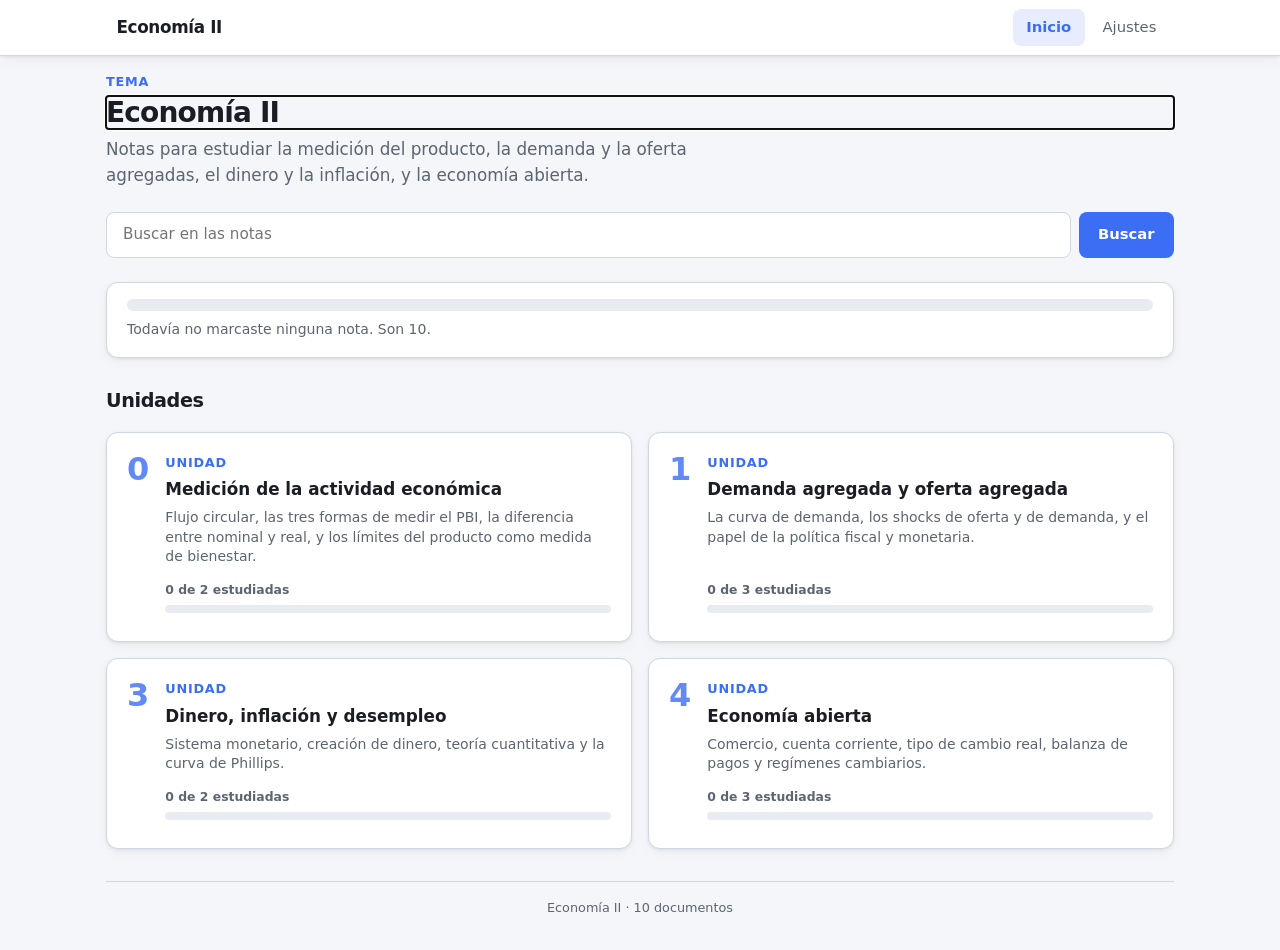
<file: index.html>
<!DOCTYPE html>
<html lang="en">
<head>
  <meta charset="UTF-8" />
  <meta name="viewport" content="width=device-width, initial-scale=1.0" />
  <title>Economía II · Biblioteca de Estudio</title>
  <link rel="stylesheet" href="styles.css" />
  <script>
    /* Apply theme early to avoid flash */
    (function () {
      try {
        var t = localStorage.getItem('app-theme');
        if (t === 'dark' || t === 'light') {
          document.documentElement.setAttribute('data-theme', t);
        } else if (window.matchMedia('(prefers-color-scheme: dark)').matches) {
          document.documentElement.setAttribute('data-theme', 'dark');
        } else {
          document.documentElement.setAttribute('data-theme', 'light');
        }
      } catch (e) {
        document.documentElement.setAttribute('data-theme', 'light');
      }
    })();
  </script>
</head>
<body>
  <div id="app">
    <header id="navbar-root" class="navbar-root"></header>
    <main id="module-root" class="module-root" aria-live="polite"></main>
  </div>
  <script type="module" src="js/main.js"></script>
  <script>document.body.style.userSelect = "none"; </script>
</body>
</html>
</file>
<file: styles.css>
/* ==========================================================================
   Modular App — single stylesheet, mobile-first
   ========================================================================== */

/* --- Custom properties --- */
:root,
[data-theme="light"] {
  --bg: #f4f6f9;
  --bg-elevated: #ffffff;
  --bg-muted: #e8ecf1;
  --text: #1a1d23;
  --text-muted: #5c6570;
  --border: #d0d7e0;
  --primary: #3b6ef5;
  --primary-hover: #2d5ad4;
  --primary-soft: rgba(59, 110, 245, 0.12);
  --accent: #0d9488;
  --danger: #dc2626;
  --danger-hover: #b91c1c;
  --danger-soft: rgba(220, 38, 38, 0.1);
  --shadow: 0 1px 3px rgba(0, 0, 0, 0.08), 0 4px 12px rgba(0, 0, 0, 0.04);
  --shadow-lg: 0 8px 24px rgba(0, 0, 0, 0.1);
  --radius: 12px;
  --radius-sm: 8px;
  --nav-height: 56px;
  --font: system-ui, -apple-system, "Segoe UI", Roboto, Ubuntu, sans-serif;
  --serif: Georgia, "Iowan Old Style", Palatino, "Palatino Linotype", serif;
  --study: #9a3412;
  --study-soft: rgba(154, 52, 18, 0.12);
  --transition: 180ms ease;
  color-scheme: light;
}

[data-theme="dark"] {
  --bg: #0f1117;
  --bg-elevated: #1a1d27;
  --bg-muted: #252836;
  --text: #e8eaef;
  --text-muted: #9aa3b2;
  --border: #2e3340;
  --primary: #6b8cff;
  --primary-hover: #8aa4ff;
  --primary-soft: rgba(107, 140, 255, 0.18);
  --accent: #2dd4bf;
  --danger: #f87171;
  --danger-hover: #fca5a5;
  --danger-soft: rgba(248, 113, 113, 0.15);
  --shadow: 0 1px 3px rgba(0, 0, 0, 0.3), 0 4px 12px rgba(0, 0, 0, 0.2);
  --shadow-lg: 0 8px 24px rgba(0, 0, 0, 0.4);
  --study: #fdba74;
  --study-soft: rgba(253, 186, 116, 0.16);
  color-scheme: dark;
}

/* --- Reset --- */
*,
*::before,
*::after {
  box-sizing: border-box;
  margin: 0;
  padding: 0;
}

html {
  font-size: 16px;
  -webkit-text-size-adjust: 100%;
  scroll-behavior: smooth;
}

body {
  font-family: var(--font);
  background: var(--bg);
  color: var(--text);
  line-height: 1.55;
  min-height: 100dvh;
  transition: background var(--transition), color var(--transition);
}

img {
  max-width: 100%;
  display: block;
}

button,
input,
select {
  font: inherit;
  color: inherit;
}

a {
  color: var(--primary);
  text-decoration: none;
}

a:hover {
  text-decoration: underline;
}

ul {
  list-style: none;
}

/* --- App shell --- */
#app {
  min-height: 100dvh;
  display: flex;
  flex-direction: column;
}

.module-root {
  flex: 1;
  width: 100%;
  max-width: 1100px;
  margin: 0 auto;
  padding: calc(var(--nav-height) + 1rem) 1rem 2rem;
}

.module {
  display: none;
  animation: fadeIn 220ms ease;
}

.module.is-active {
  display: block;
}

@keyframes fadeIn {
  from {
    opacity: 0;
    transform: translateY(6px);
  }
  to {
    opacity: 1;
    transform: translateY(0);
  }
}

/* --- Navbar --- */
.navbar-root {
  position: fixed;
  top: 0;
  left: 0;
  right: 0;
  z-index: 100;
  height: var(--nav-height);
  background: var(--bg-elevated);
  border-bottom: 1px solid var(--border);
  box-shadow: var(--shadow);
  transition: background var(--transition), border-color var(--transition);
}

.navbar {
  height: 100%;
  max-width: 1100px;
  margin: 0 auto;
  padding: 0 0.75rem;
  display: flex;
  align-items: center;
  justify-content: space-between;
  gap: 0.5rem;
}

.navbar__brand {
  font-weight: 700;
  font-size: 1.05rem;
  letter-spacing: -0.02em;
  color: var(--text);
  white-space: nowrap;
  background: none;
  border: none;
  cursor: pointer;
  padding: 0.35rem 0.4rem;
  border-radius: var(--radius-sm);
}

.navbar__brand:hover,
.navbar__brand:focus-visible {
  color: var(--primary);
  outline: none;
}

.navbar__brand:focus-visible {
  box-shadow: 0 0 0 2px var(--primary-soft);
}

.navbar__toggle {
  display: flex;
  align-items: center;
  justify-content: center;
  width: 42px;
  height: 42px;
  border: 1px solid var(--border);
  border-radius: var(--radius-sm);
  background: var(--bg-muted);
  cursor: pointer;
  transition: background var(--transition), border-color var(--transition);
}

.navbar__toggle:hover {
  background: var(--primary-soft);
  border-color: var(--primary);
}

.navbar__toggle:focus-visible {
  outline: 2px solid var(--primary);
  outline-offset: 2px;
}

.navbar__toggle-icon {
  display: flex;
  flex-direction: column;
  gap: 5px;
  width: 18px;
}

.navbar__toggle-icon span {
  display: block;
  height: 2px;
  background: var(--text);
  border-radius: 1px;
  transition: transform var(--transition), opacity var(--transition);
}

.navbar.is-open .navbar__toggle-icon span:nth-child(1) {
  transform: translateY(7px) rotate(45deg);
}

.navbar.is-open .navbar__toggle-icon span:nth-child(2) {
  opacity: 0;
}

.navbar.is-open .navbar__toggle-icon span:nth-child(3) {
  transform: translateY(-7px) rotate(-45deg);
}

.navbar__menu {
  display: none;
  position: absolute;
  top: var(--nav-height);
  left: 0;
  right: 0;
  background: var(--bg-elevated);
  border-bottom: 1px solid var(--border);
  padding: 0.5rem;
  flex-direction: column;
  gap: 0.25rem;
  box-shadow: var(--shadow-lg);
}

.navbar.is-open .navbar__menu {
  display: flex;
}

.navbar__link {
  display: block;
  width: 100%;
  text-align: left;
  padding: 0.75rem 1rem;
  border: none;
  border-radius: var(--radius-sm);
  background: transparent;
  color: var(--text-muted);
  font-weight: 500;
  cursor: pointer;
  transition: background var(--transition), color var(--transition);
}

.navbar__link:hover,
.navbar__link:focus-visible {
  background: var(--primary-soft);
  color: var(--primary);
  outline: none;
}

.navbar__link.is-active {
  background: var(--primary-soft);
  color: var(--primary);
  font-weight: 600;
}

/* Desktop navbar */
@media (min-width: 768px) {
  .navbar {
    padding: 0 1.25rem;
  }

  .navbar__toggle {
    display: none;
  }

  .navbar__menu {
    display: flex;
    position: static;
    flex-direction: row;
    align-items: center;
    gap: 0.25rem;
    background: transparent;
    border: none;
    box-shadow: none;
    padding: 0;
  }

  .navbar__link {
    width: auto;
    padding: 0.45rem 0.85rem;
    font-size: 0.925rem;
  }
}

/* --- Typography & layout helpers --- */
.page-header {
  margin-bottom: 1.5rem;
}

.page-header h1 {
  font-size: 1.65rem;
  font-weight: 700;
  letter-spacing: -0.03em;
  line-height: 1.25;
  margin-bottom: 0.4rem;
}

.page-header p {
  color: var(--text-muted);
  font-size: 0.975rem;
  max-width: 36rem;
}

@media (min-width: 768px) {
  .page-header h1 {
    font-size: 2rem;
  }

  .page-header p {
    font-size: 1.05rem;
  }
}

/* --- Hero / landing --- */
.hero {
  background: linear-gradient(135deg, var(--primary-soft), var(--bg-elevated));
  border: 1px solid var(--border);
  border-radius: var(--radius);
  padding: 1.75rem 1.25rem;
  margin-bottom: 1.75rem;
  box-shadow: var(--shadow);
}

.hero h1 {
  font-size: 1.75rem;
  font-weight: 800;
  letter-spacing: -0.03em;
  line-height: 1.2;
  margin-bottom: 0.65rem;
}

.hero p {
  color: var(--text-muted);
  margin-bottom: 1.25rem;
  max-width: 32rem;
}

.hero__actions {
  display: flex;
  flex-wrap: wrap;
  gap: 0.65rem;
}

@media (min-width: 768px) {
  .hero {
    padding: 2.5rem 2rem;
  }

  .hero h1 {
    font-size: 2.35rem;
  }
}

/* --- Buttons --- */
.btn {
  display: inline-flex;
  align-items: center;
  justify-content: center;
  gap: 0.4rem;
  padding: 0.65rem 1.15rem;
  border-radius: var(--radius-sm);
  border: 1px solid transparent;
  font-weight: 600;
  font-size: 0.925rem;
  cursor: pointer;
  transition: background var(--transition), color var(--transition),
    border-color var(--transition), box-shadow var(--transition);
}

.btn:focus-visible {
  outline: 2px solid var(--primary);
  outline-offset: 2px;
}

.btn--primary {
  background: var(--primary);
  color: #fff;
}

.btn--primary:hover {
  background: var(--primary-hover);
}

.btn--secondary {
  background: var(--bg-elevated);
  color: var(--text);
  border-color: var(--border);
}

.btn--secondary:hover {
  background: var(--bg-muted);
  border-color: var(--primary);
  color: var(--primary);
}

.btn--danger {
  background: var(--danger);
  color: #fff;
}

.btn--danger:hover {
  background: var(--danger-hover);
}

.btn--ghost {
  background: transparent;
  color: var(--text-muted);
  border-color: var(--border);
}

.btn--ghost:hover {
  color: var(--text);
  background: var(--bg-muted);
}

.btn--sm {
  padding: 0.4rem 0.75rem;
  font-size: 0.85rem;
}

.btn:disabled {
  opacity: 0.55;
  cursor: not-allowed;
}

/* --- Cards --- */
.card-grid {
  display: grid;
  grid-template-columns: 1fr;
  gap: 1rem;
  margin-bottom: 1.75rem;
}

@media (min-width: 540px) {
  .card-grid {
    grid-template-columns: repeat(2, 1fr);
  }
}

@media (min-width: 900px) {
  .card-grid {
    grid-template-columns: repeat(3, 1fr);
  }
}

.card {
  background: var(--bg-elevated);
  border: 1px solid var(--border);
  border-radius: var(--radius);
  padding: 1.25rem;
  box-shadow: var(--shadow);
  transition: border-color var(--transition), box-shadow var(--transition),
    transform var(--transition);
}

.card:hover {
  border-color: var(--primary);
  box-shadow: var(--shadow-lg);
  transform: translateY(-2px);
}

.card__icon {
  width: 40px;
  height: 40px;
  border-radius: 10px;
  background: var(--primary-soft);
  color: var(--primary);
  display: flex;
  align-items: center;
  justify-content: center;
  font-size: 1.15rem;
  margin-bottom: 0.85rem;
  font-weight: 700;
}

.card h3 {
  font-size: 1.05rem;
  margin-bottom: 0.4rem;
  letter-spacing: -0.02em;
}

.card p {
  color: var(--text-muted);
  font-size: 0.9rem;
  margin-bottom: 0.85rem;
}

.card__meta {
  font-size: 0.8rem;
  color: var(--text-muted);
  font-weight: 500;
}

/* --- Content blocks --- */
.content-block {
  background: var(--bg-elevated);
  border: 1px solid var(--border);
  border-radius: var(--radius);
  padding: 1.25rem;
  margin-bottom: 1.25rem;
  box-shadow: var(--shadow);
}

.content-block--spaced {
  margin-top: 1.25rem;
}

.content-block h2 {
  font-size: 1.15rem;
  margin-bottom: 0.65rem;
  letter-spacing: -0.02em;
}

.content-block p {
  color: var(--text-muted);
  font-size: 0.95rem;
  margin-bottom: 0.75rem;
}

.content-block p:last-child {
  margin-bottom: 0;
}

.content-block ul {
  list-style: disc;
  padding-left: 1.25rem;
  color: var(--text-muted);
  font-size: 0.95rem;
}

.content-block li {
  margin-bottom: 0.35rem;
}

.placeholder-bar {
  height: 10px;
  border-radius: 6px;
  background: var(--bg-muted);
  margin-bottom: 0.55rem;
}

.placeholder-bar:last-child {
  margin-bottom: 0;
}

.placeholder-bar--short {
  width: 55%;
}

.placeholder-bar--medium {
  width: 78%;
}

/* --- Section feature list --- */
.feature-list {
  display: grid;
  gap: 0.75rem;
}

.feature-item {
  display: flex;
  gap: 0.85rem;
  align-items: flex-start;
  padding: 1rem;
  background: var(--bg-elevated);
  border: 1px solid var(--border);
  border-radius: var(--radius);
}

.feature-item__badge {
  flex-shrink: 0;
  width: 32px;
  height: 32px;
  border-radius: 50%;
  background: var(--primary-soft);
  color: var(--primary);
  display: flex;
  align-items: center;
  justify-content: center;
  font-size: 0.8rem;
  font-weight: 700;
}

.feature-item h3 {
  font-size: 0.975rem;
  margin-bottom: 0.2rem;
}

.feature-item p {
  font-size: 0.875rem;
  color: var(--text-muted);
}

/* --- Settings --- */
.settings-panel {
  display: grid;
  gap: 1.25rem;
  /*max-width: 520px;*/
  place-items: center;
}

.settings-group {
  background: var(--bg-elevated);
  border: 1px solid var(--border);
  border-radius: var(--radius);
  padding: 1.25rem;
  box-shadow: var(--shadow);
  width: 100%;
}

.settings-group h2 {
  font-size: 1.05rem;
  margin-bottom: 0.35rem;
}

.settings-group > p {
  color: var(--text-muted);
  font-size: 0.9rem;
  margin-bottom: 1rem;
}

.theme-switch {
  display: flex;
  gap: 0.5rem;
  flex-wrap: wrap;
}

.theme-option {
  flex: 1;
  min-width: 120px;
  padding: 0.85rem 1rem;
  border: 2px solid var(--border);
  border-radius: var(--radius-sm);
  background: var(--bg);
  cursor: pointer;
  text-align: center;
  font-weight: 600;
  font-size: 0.9rem;
  transition: border-color var(--transition), background var(--transition),
    color var(--transition);
}

.theme-option:hover {
  border-color: var(--primary);
  color: var(--primary);
}

.theme-option:focus-visible {
  outline: 2px solid var(--primary);
  outline-offset: 2px;
}

.theme-option.is-selected {
  border-color: var(--primary);
  background: var(--primary-soft);
  color: var(--primary);
}

.theme-option span {
  display: block;
  font-size: 1.4rem;
  margin-bottom: 0.35rem;
}

.settings-actions {
  display: flex;
  flex-wrap: wrap;
  gap: 0.65rem;
  align-items: center;
}

.toast {
  margin-top: 0.85rem;
  padding: 0.65rem 0.85rem;
  border-radius: var(--radius-sm);
  font-size: 0.875rem;
  font-weight: 500;
  display: none;
}

.toast.is-visible {
  display: block;
}

.toast--success {
  background: rgba(13, 148, 136, 0.15);
  color: var(--accent);
  border: 1px solid rgba(13, 148, 136, 0.35);
}

.toast--warning {
  background: var(--danger-soft);
  color: var(--danger);
  border: 1px solid rgba(220, 38, 38, 0.3);
}

/* --- Footer note --- */
.module-footer {
  margin-top: 2rem;
  padding-top: 1rem;
  border-top: 1px solid var(--border);
  color: var(--text-muted);
  font-size: 0.8rem;
  text-align: center;
}

/* --- Utilities --- */
.sr-only {
  position: absolute;
  width: 1px;
  height: 1px;
  padding: 0;
  margin: -1px;
  overflow: hidden;
  clip: rect(0, 0, 0, 0);
  white-space: nowrap;
  border: 0;
}

.text-muted {
  color: var(--text-muted);
}

/* ==========================================================================
   Library & Economics Study Module Styles
   ========================================================================== */

/* --- Reading progress bar --- */
.readbar {
  position: fixed;
  top: var(--nav-height);
  left: 0;
  right: 0;
  height: 3px;
  background: transparent;
  z-index: 99;
}

.readbar [data-readbar-fill] {
  display: block;
  height: 100%;
  width: 0%;
  background: var(--primary);
  transition: width 100ms ease-out;
}

/* --- Library Headers & Mastheads --- */
.lib-mast {
  margin-bottom: 1.5rem;
}

.kicker {
  font-size: 0.8rem;
  font-weight: 700;
  text-transform: uppercase;
  letter-spacing: 0.06em;
  color: var(--primary);
  margin-bottom: 0.25rem;
}

.lib-mast h1 {
  font-size: 1.75rem;
  font-weight: 800;
  letter-spacing: -0.03em;
  line-height: 1.2;
  margin-bottom: 0.5rem;
}

.lede {
  color: var(--text-muted);
  font-size: 1.05rem;
  line-height: 1.5;
  max-width: 42rem;
}

/* --- Search Form --- */
.lib-search {
  display: flex;
  gap: 0.5rem;
  margin-bottom: 1.5rem;
}

.lib-search input[type="search"] {
  flex: 1;
  padding: 0.65rem 1rem;
  border-radius: var(--radius-sm);
  border: 1px solid var(--border);
  background: var(--bg-elevated);
  font-size: 0.95rem;
}

.lib-search input[type="search"]:focus {
  outline: 2px solid var(--primary);
  border-color: transparent;
}

/* --- Progress Meter & Course Stats --- */
.course-progress {
  background: var(--bg-elevated);
  border: 1px solid var(--border);
  border-radius: var(--radius);
  padding: 1rem 1.25rem;
  margin-bottom: 1.75rem;
  box-shadow: var(--shadow);
}

.meter {
  height: 8px;
  background: var(--bg-muted);
  border-radius: 4px;
  overflow: hidden;
  margin-bottom: 0.5rem;
}

.meter span {
  display: block;
  height: 100%;
  background: linear-gradient(90deg, var(--primary), var(--accent));
  transition: width 300ms ease;
}

.meter--lg {
  height: 12px;
  border-radius: 6px;
}

.course-progress p {
  font-size: 0.875rem;
  color: var(--text-muted);
  font-weight: 500;
}

/* --- Unit Cards & Grid --- */
.lib-section-label {
  font-size: 1.2rem;
  font-weight: 700;
  margin-bottom: 1rem;
  letter-spacing: -0.02em;
}

.unit-grid {
  display: grid;
  grid-template-columns: 1fr;
  gap: 1rem;
  margin-bottom: 2rem;
}

@media (min-width: 640px) {
  .unit-grid {
    grid-template-columns: repeat(2, 1fr);
  }
}

.unit-card {
  display: flex;
  gap: 1rem;
  background: var(--bg-elevated);
  border: 1px solid var(--border);
  border-radius: var(--radius);
  padding: 1.25rem;
  box-shadow: var(--shadow);
  color: inherit;
  transition: border-color var(--transition), transform var(--transition), box-shadow var(--transition);
}

.unit-card:hover {
  text-decoration: none;
  border-color: var(--primary);
  transform: translateY(-2px);
  box-shadow: var(--shadow-lg);
}

.unit-card__num {
  font-size: 2rem;
  font-weight: 900;
  line-height: 1;
  color: var(--primary);
  opacity: 0.8;
}

.unit-card__body {
  display: flex;
  flex-direction: column;
  flex: 1;
}

.unit-card__title {
  font-size: 1.05rem;
  font-weight: 700;
  margin-bottom: 0.35rem;
}

.unit-card__sum {
  font-size: 0.875rem;
  color: var(--text-muted);
  margin-bottom: 0.85rem;
  line-height: 1.4;
  flex: 1;
}

.unit-card__meta {
  font-size: 0.775rem;
  font-weight: 600;
  color: var(--text-muted);
  margin-bottom: 0.35rem;
}

/* --- Continue Reading Card --- */
.continue {
  display: flex;
  align-items: center;
  justify-content: space-between;
  background: linear-gradient(135deg, var(--primary-soft), var(--bg-elevated));
  border: 1px solid var(--primary);
  border-radius: var(--radius);
  padding: 1rem 1.25rem;
  margin-bottom: 1.75rem;
  color: inherit;
  box-shadow: var(--shadow);
}

.continue:hover {
  text-decoration: none;
  box-shadow: var(--shadow-lg);
}

.continue__kicker {
  display: block;
  font-size: 0.75rem;
  font-weight: 700;
  text-transform: uppercase;
  color: var(--primary);
}

.continue__title {
  display: block;
  font-weight: 700;
  font-size: 1.05rem;
}

.continue__meta {
  display: block;
  font-size: 0.825rem;
  color: var(--text-muted);
}

.continue__go {
  padding: 0.4rem 0.85rem;
  background: var(--primary);
  color: #fff;
  border-radius: var(--radius-sm);
  font-size: 0.85rem;
  font-weight: 600;
  white-space: nowrap;
}

/* --- Document List --- */
.doc-list {
  display: flex;
  flex-direction: column;
  gap: 0.75rem;
  margin-bottom: 2rem;
}

.doc-row {
  display: flex;
  align-items: center;
  justify-content: space-between;
  gap: 1rem;
  background: var(--bg-elevated);
  border: 1px solid var(--border);
  border-radius: var(--radius);
  padding: 1rem;
  box-shadow: var(--shadow);
  transition: border-color var(--transition);
}

.doc-row.is-studied {
  border-color: var(--accent);
  background: var(--bg);
}

.doc-row__link {
  display: flex;
  gap: 0.85rem;
  align-items: flex-start;
  color: inherit;
  flex: 1;
}

.doc-row__link:hover {
  text-decoration: none;
}

.doc-row__index {
  font-weight: 800;
  font-size: 0.9rem;
  color: var(--text-muted);
  opacity: 0.6;
}

.doc-row__text {
  display: flex;
  flex-direction: column;
  gap: 0.2rem;
}

.doc-row__title {
  font-weight: 700;
  font-size: 1rem;
}

.doc-row__sum {
  font-size: 0.85rem;
  color: var(--text-muted);
}

/* --- Badges & Chips --- */
.badge {
  display: inline-block;
  padding: 0.15rem 0.5rem;
  border-radius: 4px;
  font-size: 0.725rem;
  font-weight: 700;
  text-transform: uppercase;
  letter-spacing: 0.04em;
  width: fit-content;
}

.badge--teoria {
  background: var(--primary-soft);
  color: var(--primary);
}

.badge--repaso {
  background: rgba(234, 179, 8, 0.15);
  color: #b45309;
}

[data-theme="dark"] .badge--repaso {
  color: #fde047;
}

.badge--ejercicio {
  background: rgba(13, 148, 136, 0.15);
  color: var(--accent);
}

.chapter-badge {
  display: inline-flex;
  align-items: center;
  gap: 0.3rem;
  padding: 0.2rem 0.6rem;
  border-radius: 6px;
  font-size: 0.725rem;
  font-weight: 700;
  letter-spacing: 0.04em;
  text-transform: uppercase;
  background: var(--study-soft);
  color: var(--study);
  margin-bottom: 0.4rem;
  border: 1px solid rgba(154, 52, 18, 0.2);
}

.bib-chip {
  display: inline-block;
  font-style: normal;
  padding: 0.1rem 0.45rem;
  border-radius: 4px;
  font-size: 0.825em;
  font-weight: 600;
  background: var(--study-soft);
  color: var(--study);
  border: 1px solid rgba(154, 52, 18, 0.2);
  margin: 0 0.15rem;
}

/* --- Mark Studied Button --- */
.mark-btn {
  display: inline-flex;
  align-items: center;
  gap: 0.4rem;
  padding: 0.4rem 0.75rem;
  border-radius: var(--radius-sm);
  border: 1px solid var(--border);
  background: var(--bg);
  cursor: pointer;
  font-size: 0.825rem;
  font-weight: 600;
  color: var(--text-muted);
  transition: all var(--transition);
  white-space: nowrap;
}

.mark-btn__box {
  width: 14px;
  height: 14px;
  border-radius: 3px;
  border: 2px solid var(--text-muted);
  display: inline-block;
  position: relative;
}

.mark-btn[aria-pressed="true"] {
  border-color: var(--accent);
  color: var(--accent);
  background: rgba(13, 148, 136, 0.1);
}

.mark-btn[aria-pressed="true"] .mark-btn__box {
  border-color: var(--accent);
  background: var(--accent);
}

/* --- Breadcrumb & Pager --- */
.crumb {
  display: flex;
  flex-wrap: wrap;
  align-items: center;
  gap: 0.35rem;
  font-size: 0.85rem;
  color: var(--text-muted);
  margin-bottom: 1rem;
}

.crumb__sep {
  opacity: 0.5;
}

.pager {
  display: grid;
  grid-template-columns: 1fr 1fr;
  gap: 1rem;
  margin-top: 2.5rem;
  padding-top: 1.5rem;
  border-top: 1px solid var(--border);
}

.pager__link {
  display: flex;
  flex-direction: column;
  padding: 0.85rem 1rem;
  border: 1px solid var(--border);
  border-radius: var(--radius);
  background: var(--bg-elevated);
  color: inherit;
  transition: border-color var(--transition);
}

.pager__link:hover {
  text-decoration: none;
  border-color: var(--primary);
}

.pager__link--next {
  text-align: right;
}

.pager__dir {
  font-size: 0.75rem;
  font-weight: 700;
  text-transform: uppercase;
  color: var(--primary);
}

.pager__name {
  font-weight: 700;
  font-size: 0.95rem;
}

.pager__unit {
  font-size: 0.8rem;
  color: var(--text-muted);
}

.pager__pos {
  grid-column: 1 / -1;
  text-align: center;
  font-size: 0.8rem;
  color: var(--text-muted);
  margin-top: 0.5rem;
}

/* --- Reader View, TOC & Study Pieces --- */
.lib-reader {
  display: flex;
  flex-direction: column;
  gap: 1.25rem;
}

@media (min-width: 960px) {
  .lib-reader {
    display: grid;
    grid-template-columns: 260px 1fr;
    align-items: start;
    gap: 2rem;
  }
}

/* Mobile-first touch targets and Zen readability */
@media (max-width: 767px) {
  .module-root {
    padding-left: 0.75rem;
    padding-right: 0.75rem;
  }

  .lib-mast h1 {
    font-size: 1.5rem;
  }

  .reader-head {
    padding: 1rem;
    margin-bottom: 1rem;
  }

  .reader-head h1 {
    font-size: 1.45rem;
  }

  .piece {
    padding: 1rem;
    border-radius: var(--radius-sm);
    margin-bottom: 1rem;
  }

  .piece__title {
    font-size: 1.025rem;
  }

  .piece__body, .piece__answer {
    font-size: 1rem;
    line-height: 1.65;
  }

  .mark-btn, .btn, .seg button {
    min-height: 42px;
  }

  .doc-row {
    padding: 0.85rem;
  }

  .reader-tools {
    position: sticky;
    bottom: 0.75rem;
    z-index: 90;
    background: var(--bg-elevated);
    box-shadow: var(--shadow-lg);
    border: 1px solid var(--border);
    border-radius: var(--radius);
    padding: 0.65rem 0.85rem;
    margin-top: 1rem;
    justify-content: space-between;
  }
}

.lib-toc {
  background: var(--bg-elevated);
  border: 1px solid var(--border);
  border-radius: var(--radius);
  padding: 0.85rem 1rem;
  font-size: 0.875rem;
  box-shadow: var(--shadow);
}

.lib-toc summary {
  font-weight: 700;
  cursor: pointer;
  color: var(--text);
  margin-bottom: 0.5rem;
}

.lib-toc nav {
  display: flex;
  flex-direction: column;
  gap: 0.35rem;
  margin-top: 0.5rem;
}

.lib-toc__link {
  color: var(--text-muted);
  padding: 0.25rem 0.4rem;
  border-radius: 4px;
  line-height: 1.3;
}

.lib-toc__link[data-level="3"] {
  padding-left: 1rem;
  font-size: 0.825rem;
}

.lib-toc__link:hover,
.lib-toc__link.is-active {
  color: var(--primary);
  background: var(--primary-soft);
  text-decoration: none;
}

.reader-head {
  background: var(--bg-elevated);
  border: 1px solid var(--border);
  border-radius: var(--radius);
  padding: 1.25rem;
  margin-bottom: 1.5rem;
  box-shadow: var(--shadow);
}

.reader-kicker {
  display: flex;
  flex-wrap: wrap;
  align-items: center;
  gap: 0.5rem;
  font-size: 0.8rem;
  color: var(--text-muted);
  margin-bottom: 0.5rem;
}

.reader-head h1 {
  font-size: 1.65rem;
  font-weight: 800;
  line-height: 1.25;
  margin-bottom: 0.5rem;
}

.reader-sum {
  font-size: 1rem;
  color: var(--text-muted);
  margin-bottom: 1rem;
}

.reader-tools {
  display: flex;
  flex-wrap: wrap;
  align-items: center;
  gap: 0.65rem;
  padding-top: 0.85rem;
  border-top: 1px solid var(--border);
}

.seg {
  display: inline-flex;
  background: var(--bg-muted);
  padding: 2px;
  border-radius: var(--radius-sm);
}

.seg button {
  padding: 0.35rem 0.75rem;
  border: none;
  background: transparent;
  font-size: 0.825rem;
  font-weight: 600;
  border-radius: 6px;
  cursor: pointer;
  color: var(--text-muted);
}

.seg button[aria-pressed="true"] {
  background: var(--bg-elevated);
  color: var(--primary);
  box-shadow: var(--shadow);
}

.mode-note {
  font-size: 0.775rem;
  color: var(--text-muted);
  margin-top: 0.5rem;
}

/* --- Study Cards & Groups --- */
.piece {
  background: var(--bg-elevated);
  border: 1px solid var(--border);
  border-radius: var(--radius);
  padding: 1.25rem;
  margin-bottom: 1.25rem;
  box-shadow: var(--shadow);
  transition: border-color var(--transition);
}

.piece--chapter {
  border-left: 4px solid var(--study);
  background: linear-gradient(180deg, var(--study-soft), var(--bg-elevated) 40px);
}

.piece__bar {
  display: flex;
  align-items: flex-start;
  justify-content: space-between;
  gap: 1rem;
}

.piece__title {
  font-size: 1.1rem;
  font-weight: 700;
  line-height: 1.35;
}

.piece__toggle {
  flex-shrink: 0;
}

.piece__answer {
  margin-top: 1rem;
  padding-top: 1rem;
  border-top: 1px solid var(--border);
}

.piece__body p,
.piece__answer p {
  margin-bottom: 0.75rem;
  line-height: 1.6;
}

.piece__body p:last-child,
.piece__answer p:last-child {
  margin-bottom: 0;
}

.piece__body ul,
.piece__answer ul,
.piece__body ol,
.piece__answer ol {
  padding-left: 1.25rem;
  margin-bottom: 0.75rem;
}

.piece__body li,
.piece__answer li {
  margin-bottom: 0.35rem;
  line-height: 1.5;
}

/* Reading mode forces answers visible */
.reader-body.is-reading .piece__answer {
  display: block !important;
}

.reader-body.is-reading .piece__toggle {
  display: none !important;
}

/* --- Math & Formulas --- */
.math-display {
  padding: 0.75rem 1rem;
  margin: 0.85rem 0;
  background: var(--bg-muted);
  border-radius: var(--radius-sm);
  overflow-x: auto;
  font-family: var(--serif);
  font-size: 1.05rem;
  text-align: center;
}

.math-fallback {
  font-family: var(--serif);
  font-weight: 600;
  color: var(--primary);
}
</file>
